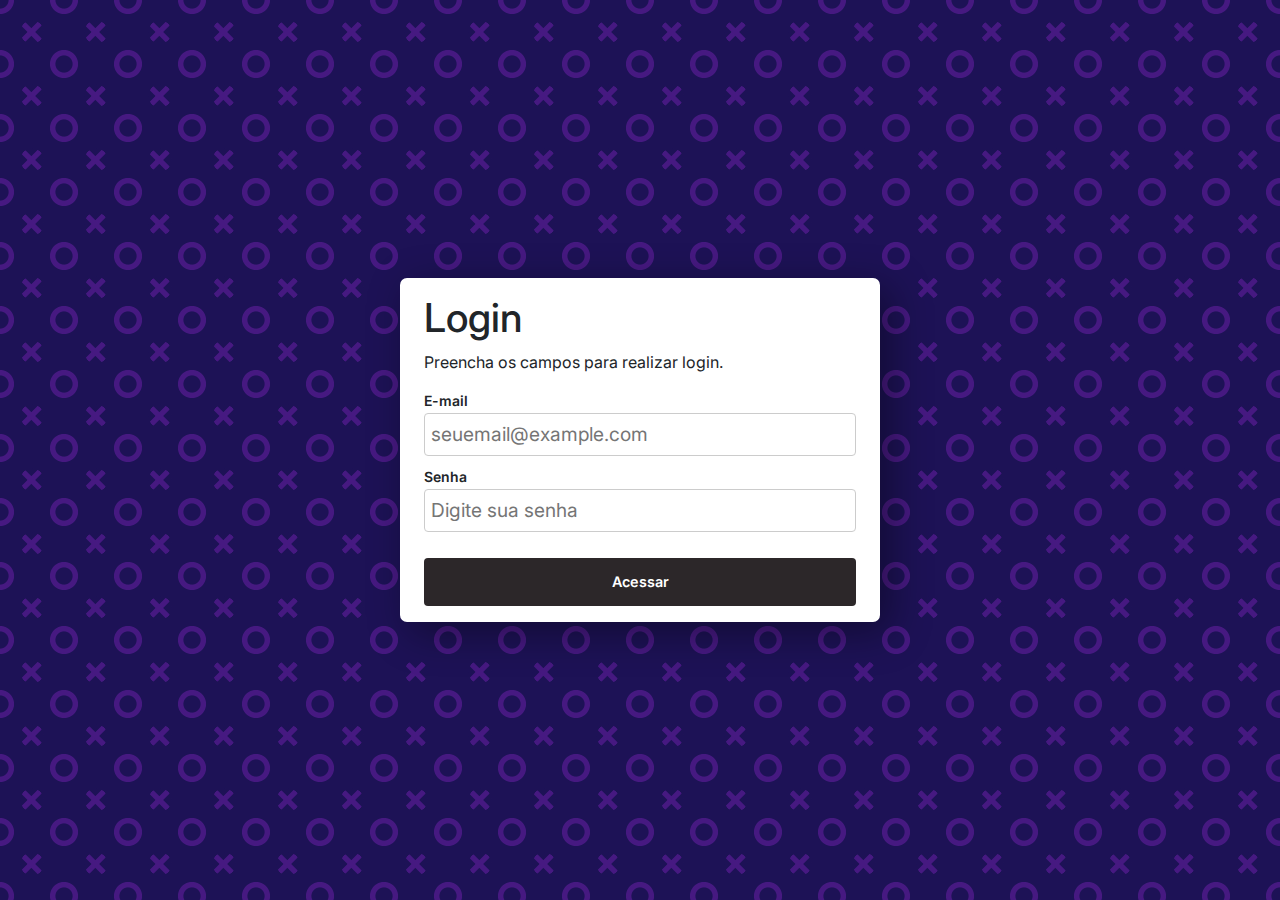
<file: Java/web/WEB-INF/pages/login.html>
<html lang="en">

<head>
    <meta charset="UTF-8">
    <meta name="viewport" content="width=device-width, initial-scale=1.0">
    <title>Login</title>
    <link href="https://cdn.jsdelivr.net/npm/bootstrap@5.3.3/dist/css/bootstrap.min.css" rel="stylesheet"
        integrity="sha384-QWTKZyjpPEjISv5WaRU9OFeRpok6YctnYmDr5pNlyT2bRjXh0JMhjY6hW+ALEwIH" crossorigin="anonymous">
    <link rel="stylesheet" href="../css/login.css">
    
</head>

<body>
    <main>
        <div id="containerLogin" class="d-flex flex-column align-items-center justify-content-center h-100">
            <form id="formLogin" class="d-flex flex-column px-4 py-3 m-0" action="" method="get" style="width: 30rem;">
                <h1 class="font-weight-bold">Login</h1>
                <p class="mb-3">Preencha os campos para realizar login.</p>
                <label for="">E-mail</label>
                <input type="email" name="email" id="inputEmail" placeholder="seuemail@example.com">
                <label for="">Senha</label>
                <input type="password" id="inputSenha" placeholder="Digite sua senha">
                <button id="btnSubmit" class="rounded-1 mt-3">Acessar</button>
            </form>
        </div>
    </main>


    <script src="https://cdn.jsdelivr.net/npm/bootstrap@5.3.3/dist/js/bootstrap.bundle.min.js"
        integrity="sha384-YvpcrYf0tY3lHB60NNkmXc5s9fDVZLESaAA55NDzOxhy9GkcIdslK1eN7N6jIeHz"
        crossorigin="anonymous"></script>
    <script src="https://cdn.jsdelivr.net/npm/@popperjs/core@2.11.8/dist/umd/popper.min.js"
        integrity="sha384-I7E8VVD/ismYTF4hNIPjVp/Zjvgyol6VFvRkX/vR+Vc4jQkC+hVqc2pM8ODewa9r"
        crossorigin="anonymous"></script>
    <script src="https://cdn.jsdelivr.net/npm/bootstrap@5.3.3/dist/js/bootstrap.min.js"
        integrity="sha384-0pUGZvbkm6XF6gxjEnlmuGrJXVbNuzT9qBBavbLwCsOGabYfZo0T0to5eqruptLy"
        crossorigin="anonymous"></script>
</body>

</html>
</file>
<file: Java/web/WEB-INF/css/login.css>
/*
To change this license header, choose License Headers in Project Properties.
To change this template file, choose Tools | Templates
and open the template in the editor.
*/
/* 
    Created on : 06/04/2024, 17:02:18
    Author     : joaog
*/
@import url('https://fonts.googleapis.com/css2?family=Inter:wght@100;200;300;400;500;600;700;800;900&display=swap');


body {
    font-family: 'Inter', sans-serif;
    margin: 0;
    padding: 0;
    background: radial-gradient(circle at top left, transparent 9%, #461981 10%, #461981 15%, transparent 16%), radial-gradient(circle at bottom left, transparent 9%, #461981 10%, #461981 15%, transparent 16%), radial-gradient(circle at top right, transparent 9%, #461981 10%, #461981 15%, transparent 16%), radial-gradient(circle at bottom right, transparent 9%, #461981 10%, #461981 15%, transparent 16%), radial-gradient(circle, transparent 25%, #1d1256 26%), linear-gradient(45deg, transparent 46%, #461981 47%, #461981 52%, transparent 53%), linear-gradient(135deg, transparent 46%, #461981 47%, #461981 52%, transparent 53%);
    background-size: 4em 4em;
    background-color: #1d1256;
    opacity: 1
}

#formLogin {
    background-color: #fff;
    border-radius: 7px;
    padding: 3rem;
    box-shadow: 10px 10px 40px rgba(0, 0, 0, 0.4);
    
}

#formLogin label {
    font-size: 14px;
    font-weight: 600;
}

#formLogin input {
    padding: 0.4rem;
    font-size: 1.2rem;
    border: 1px solid #ccc;
    margin-bottom: 0.6rem;
    margin-top: 0.1rem;
    border-radius: 4px;
    transition: all linear 160ms;
    outline: none;
}

#btnSubmit {
    background-color: #2c2729;
    color: #fff;
    font-size: 0.9rem;
    font-weight: 600;
    border: none !important;
    transition: all linear 160ms;
    cursor: pointer;
    margin: 0;
    height: 3rem;
}

#btnSubmit:hover {
    transform: scale(1.05);
    background-color: black;

}
</file>
